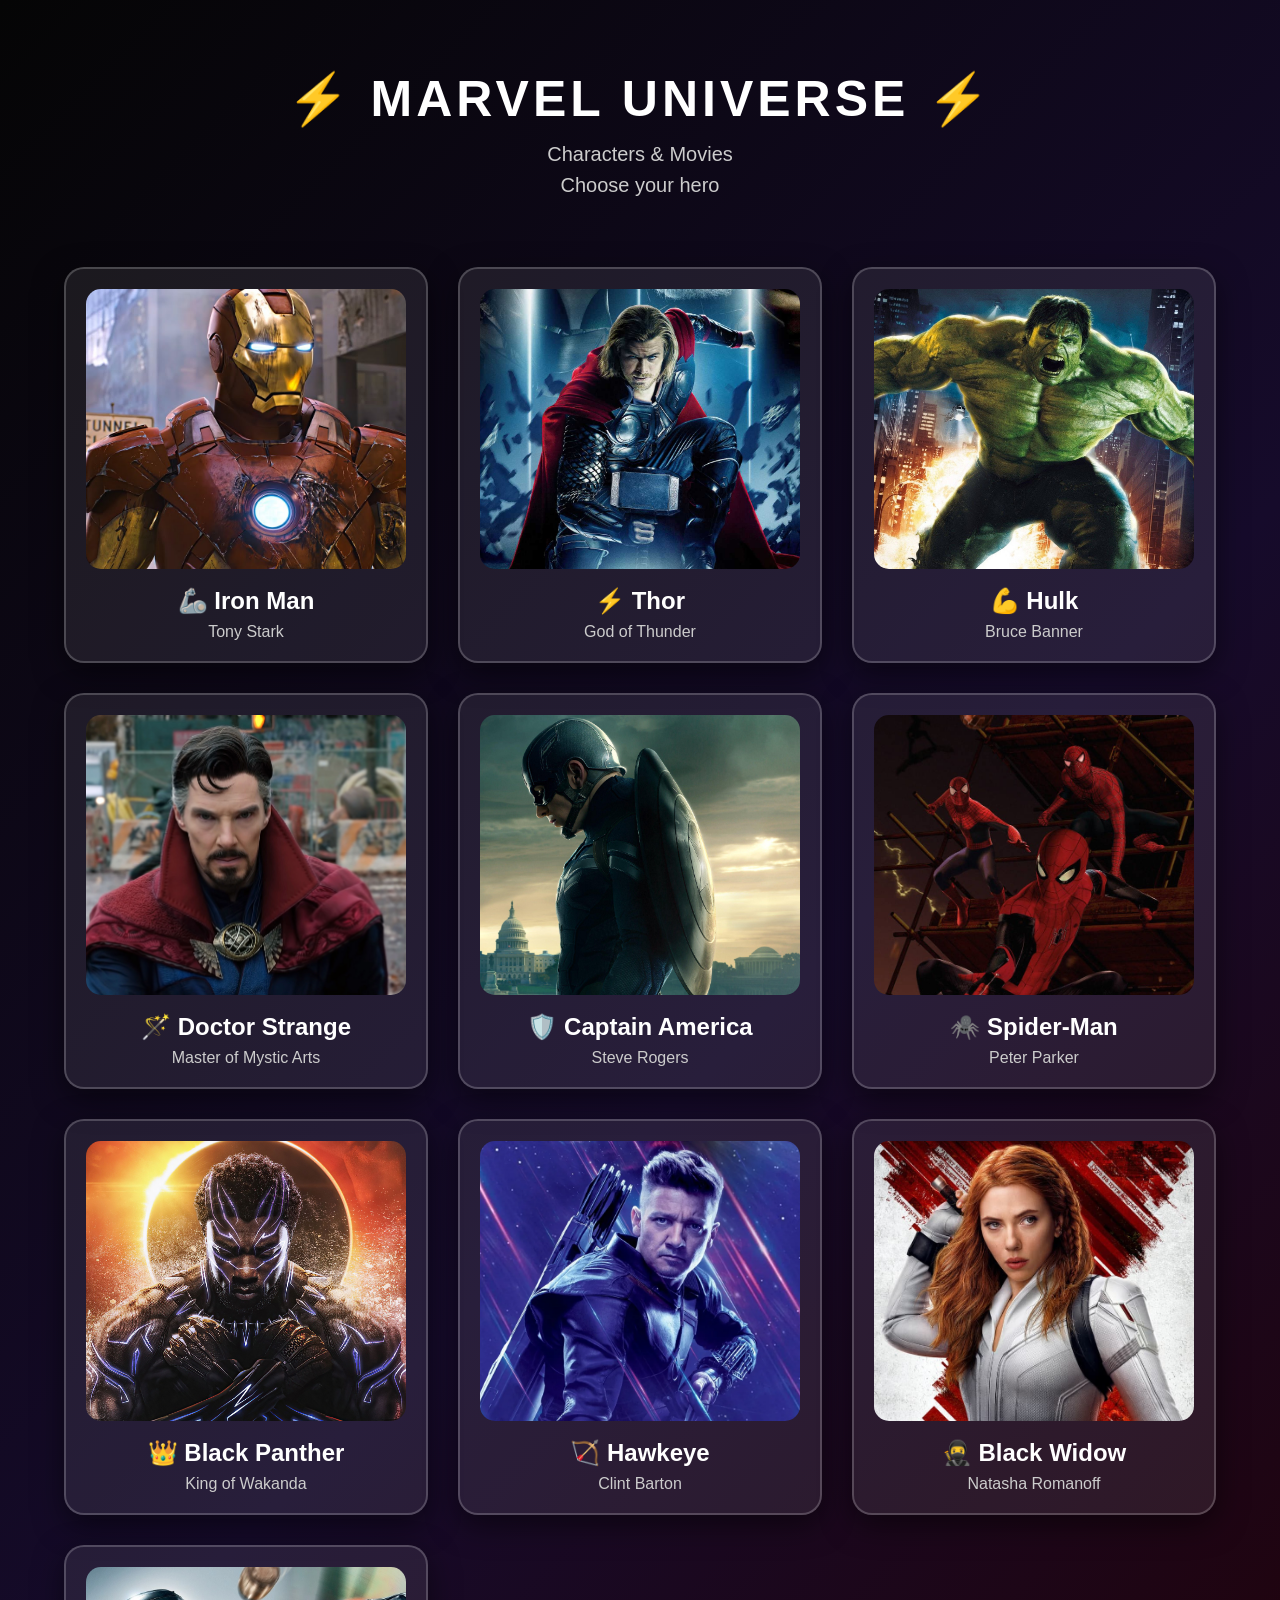
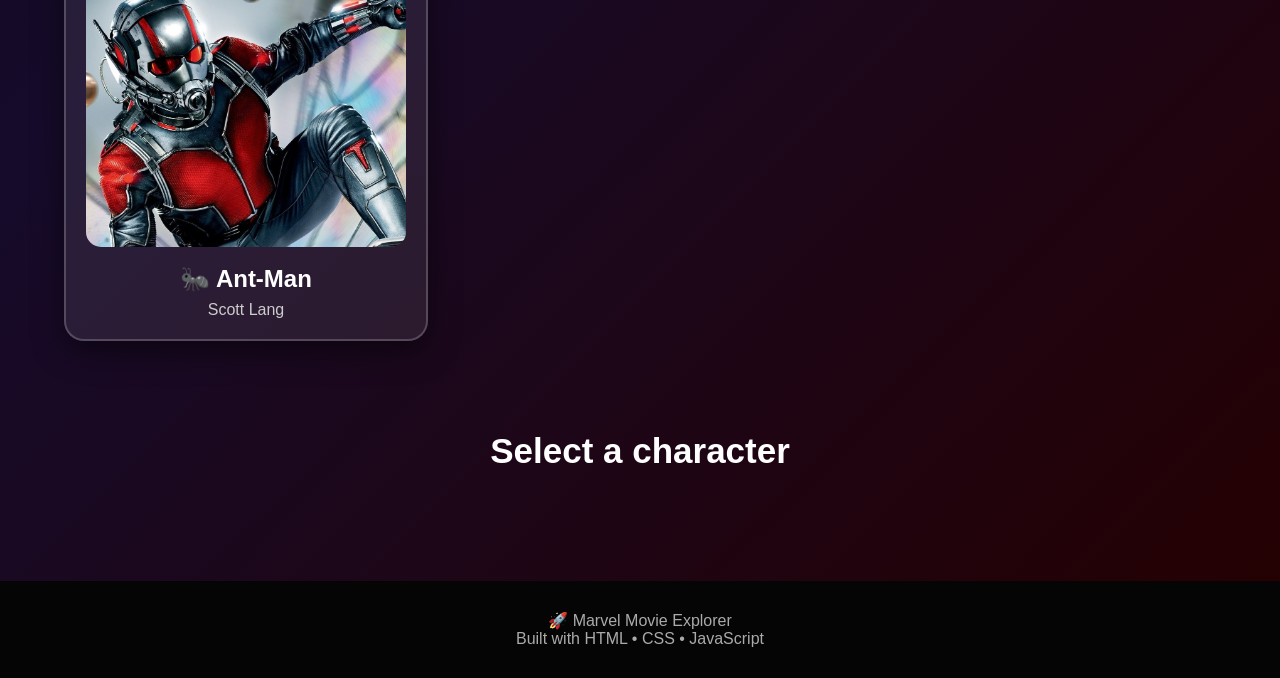
<file: index.html>
<!DOCTYPE html>
<html lang="en">

<head>
    <meta charset="UTF-8">
    <meta name="viewport" content="width=device-width, initial-scale=1.0">

    <title>Marvel Characters & Movies - DevOps</title>

    <link rel="stylesheet" href="style.css">
</head>

<body>

    <!-- Header -->
    <header class="hero">

        <h1>⚡ MARVEL UNIVERSE ⚡</h1>

        <p>Characters & Movies</p>

        <p>Choose your hero</p>

    </header>


    <!-- Characters -->
    <main>

        <section class="characters">

            <!-- Iron Man -->
            <div class="character-card" onclick="openCharacter('ironman')">

                <div class="character-image">
                    <img src="images/characters/ironman.jpg"
                         alt="Iron Man">
                </div>

                <h2>🦾 Iron Man</h2>

                <p>Tony Stark</p>

            </div>


            <!-- Thor -->
            <div class="character-card" onclick="openCharacter('thor')">

                <div class="character-image">
                    <img src="images/characters/thor.jpg"
                         alt="Thor">
                </div>

                <h2>⚡ Thor</h2>

                <p>God of Thunder</p>

            </div>


            <!-- Hulk -->
            <div class="character-card" onclick="openCharacter('hulk')">

                <div class="character-image">
                    <img src="images/characters/hulk.jpg"
                         alt="Hulk">
                </div>

                <h2>💪 Hulk</h2>

                <p>Bruce Banner</p>

            </div>


            <!-- Doctor Strange -->
            <div class="character-card" onclick="openCharacter('doctor-strange')">

                <div class="character-image">
                    <img src="images/characters/doctor-strange.jpg"
                         alt="Doctor Strange">
                </div>

                <h2>🪄 Doctor Strange</h2>

                <p>Master of Mystic Arts</p>

            </div>


            <!-- Captain America -->
            <div class="character-card" onclick="openCharacter('captain-america')">

                <div class="character-image">
                    <img src="images/characters/captain-america.jpg"
                         alt="Captain America">
                </div>

                <h2>🛡️ Captain America</h2>

                <p>Steve Rogers</p>

            </div>


            <!-- Spider-Man -->
            <div class="character-card" onclick="openCharacter('spiderman')">

                <div class="character-image">
                    <img src="images/characters/spiderman.jpg"
                         alt="Spider-Man">
                </div>

                <h2>🕷️ Spider-Man</h2>

                <p>Peter Parker</p>

            </div>


            <!-- Black Panther -->
            <div class="character-card" onclick="openCharacter('black-panther')">

                <div class="character-image">
                    <img src="images/characters/black-panther.jpg"
                         alt="Black Panther">
                </div>

                <h2>👑 Black Panther</h2>

                <p>King of Wakanda</p>

            </div>


            <!-- Hawkeye -->
            <div class="character-card" onclick="openCharacter('hawkeye')">

                <div class="character-image">
                    <img src="images/characters/hawkeye.jpg"
                         alt="Hawkeye">
                </div>

                <h2>🏹 Hawkeye</h2>

                <p>Clint Barton</p>

            </div>


            <!-- Black Widow -->
            <div class="character-card" onclick="openCharacter('black-widow')">

                <div class="character-image">
                    <img src="images/characters/black-widow.jpg"
                         alt="Black Widow">
                </div>

                <h2>🥷 Black Widow</h2>

                <p>Natasha Romanoff</p>

            </div>


            <!-- Ant-Man -->
            <div class="character-card" onclick="openCharacter('antman')">

                <div class="character-image">
                    <img src="images/characters/antman.jpg"
                         alt="Ant-Man">
                </div>

                <h2>🐜 Ant-Man</h2>

                <p>Scott Lang</p>

            </div>

        </section>


        <!-- Movie Section -->

        <section id="movie-section" class="movie-section">

            <h2 id="selected-character">
                Select a character
            </h2>

            <div id="movies" class="movies">

                <!-- Movies will appear here -->

            </div>

        </section>

    </main>


    <!-- Footer -->

    <footer class="footer">

        <p>🚀 Marvel Movie Explorer</p>

        <p>Built with HTML • CSS • JavaScript</p>

    </footer>


    <!-- JavaScript -->

    <script src="script.js"></script>

</body>

</html>
</file>
<file: style.css>
* {
    margin: 0;
    padding: 0;
    box-sizing: border-box;
}

body {
    font-family: Arial, sans-serif;
    background: linear-gradient(135deg, #050505, #160b2b, #250000);
    color: white;
    min-height: 100vh;
}

/* Header */

.hero {
    text-align: center;
    padding: 70px 20px 50px;
}

.hero h1 {
    font-size: 50px;
    letter-spacing: 4px;
    margin-bottom: 15px;
}

.hero p {
    font-size: 20px;
    color: #cccccc;
    margin-top: 8px;
}


/* Character Grid */

.characters {
    width: 90%;
    max-width: 1200px;
    margin: auto;

    display: grid;
    grid-template-columns: repeat(3, 1fr);

    gap: 30px;

    padding: 20px 0 60px;
}


/* Character Box */

.character-card {
    background: rgba(255, 255, 255, 0.08);

    border: 2px solid rgba(255, 255, 255, 0.2);

    border-radius: 20px;

    padding: 20px;

    text-align: center;

    cursor: pointer;

    transition: all 0.4s ease;

    box-shadow: 0 10px 30px rgba(0, 0, 0, 0.5);
}


/* Hover */

.character-card:hover {
    transform: translateY(-12px) scale(1.03);

    border-color: white;

    background: rgba(255, 255, 255, 0.15);

    box-shadow: 0 15px 40px rgba(255, 255, 255, 0.15);
}


/* Character Image */

.character-image {
    width: 100%;
    height: 280px;

    overflow: hidden;

    border-radius: 15px;

    margin-bottom: 18px;
}

.character-image img {
    width: 100%;
    height: 100%;

    object-fit: cover;

    transition: transform 0.5s ease;
}


/* Image Hover */

.character-card:hover .character-image img {
    transform: scale(1.1);
}


/* Character Name */

.character-card h2 {
    font-size: 24px;

    margin-bottom: 8px;
}


/* Character Description */

.character-card p {
    color: #cccccc;

    font-size: 16px;
}


/* Movie Section */

.movie-section {
    width: 90%;
    max-width: 1200px;

    margin: 30px auto 80px;

    text-align: center;
}

.movie-section h2 {
    font-size: 35px;

    margin-bottom: 30px;
}

.movies {
    display: grid;

    grid-template-columns: repeat(3, 1fr);

    gap: 25px;
}


/* Footer */

.footer {
    text-align: center;

    padding: 30px;

    background: #050505;

    color: #aaaaaa;
}


/* Mobile */

@media (max-width: 900px) {

    .characters {
        grid-template-columns: repeat(2, 1fr);
    }

    .movies {
        grid-template-columns: repeat(2, 1fr);
    }
}


@media (max-width: 600px) {

    .characters {
        grid-template-columns: 1fr;
    }

    .movies {
        grid-template-columns: 1fr;
    }

    .hero h1 {
        font-size: 35px;
    }
}
</file>
